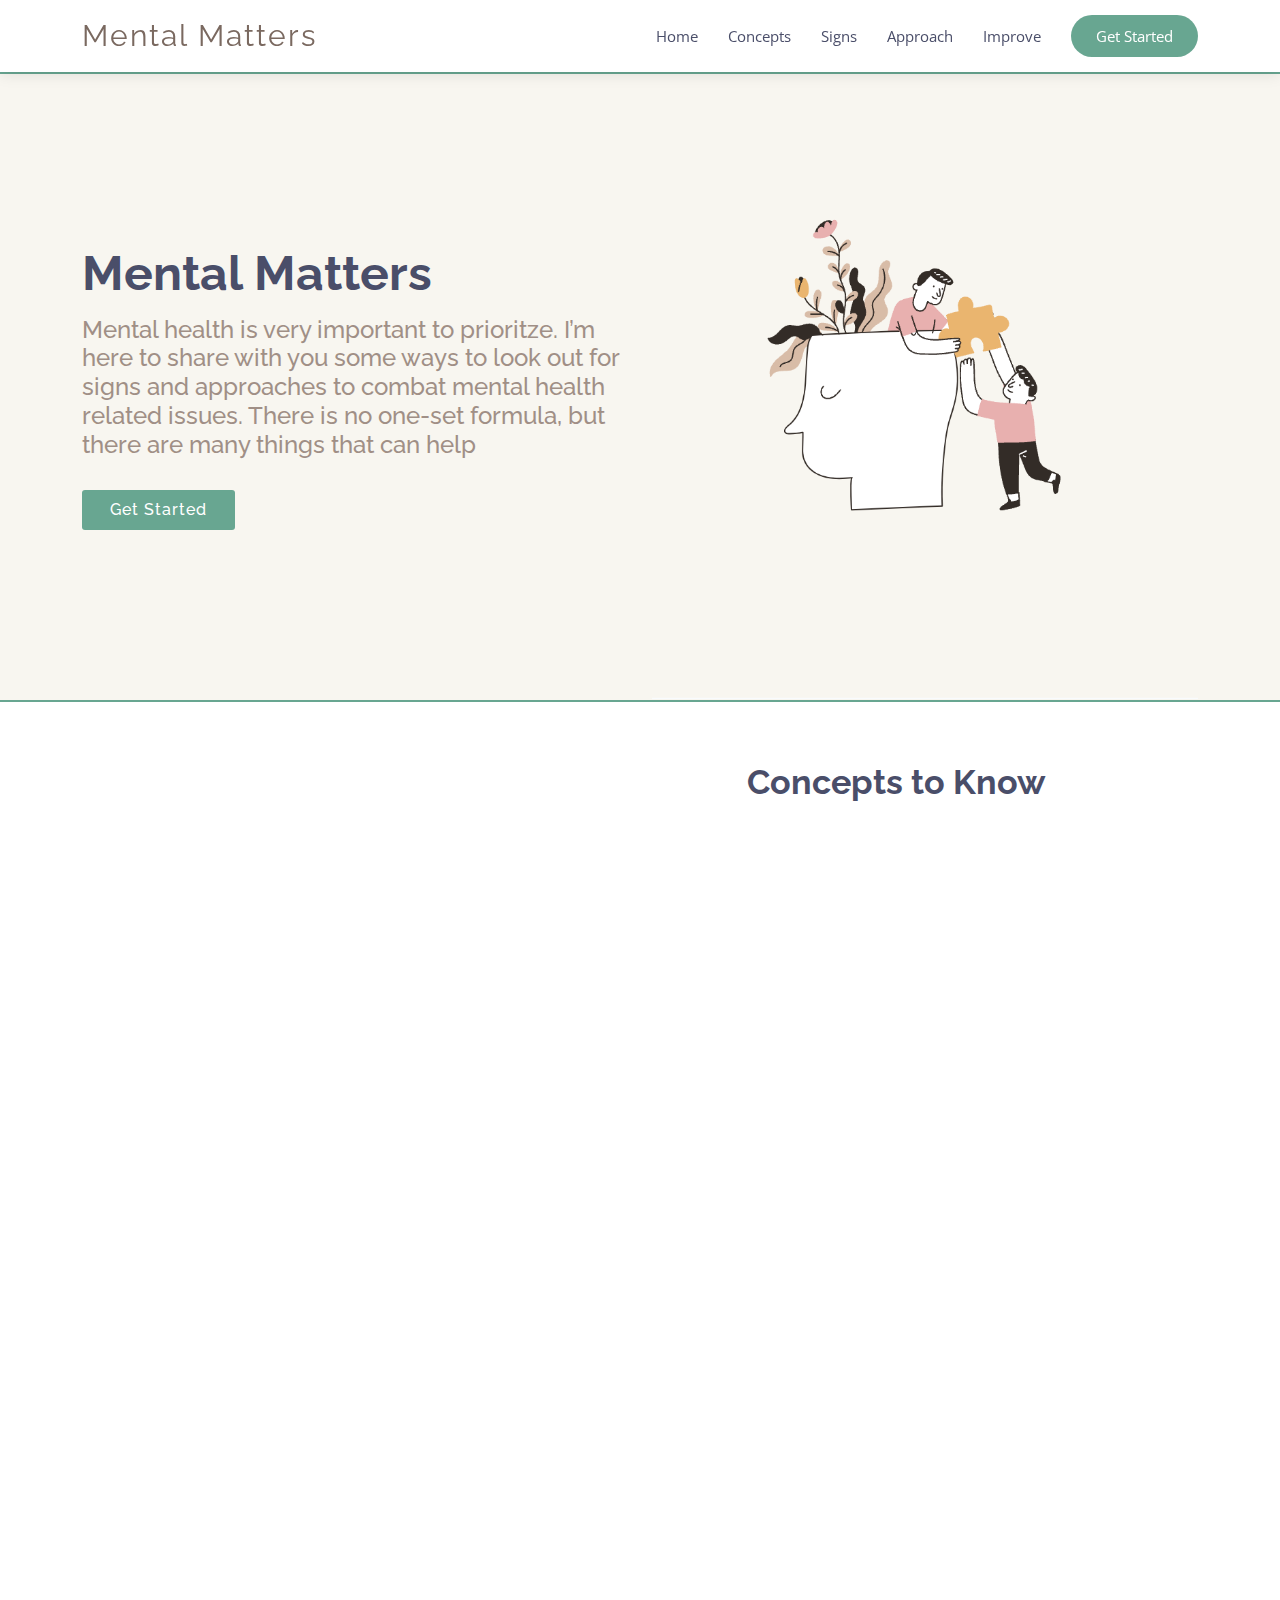
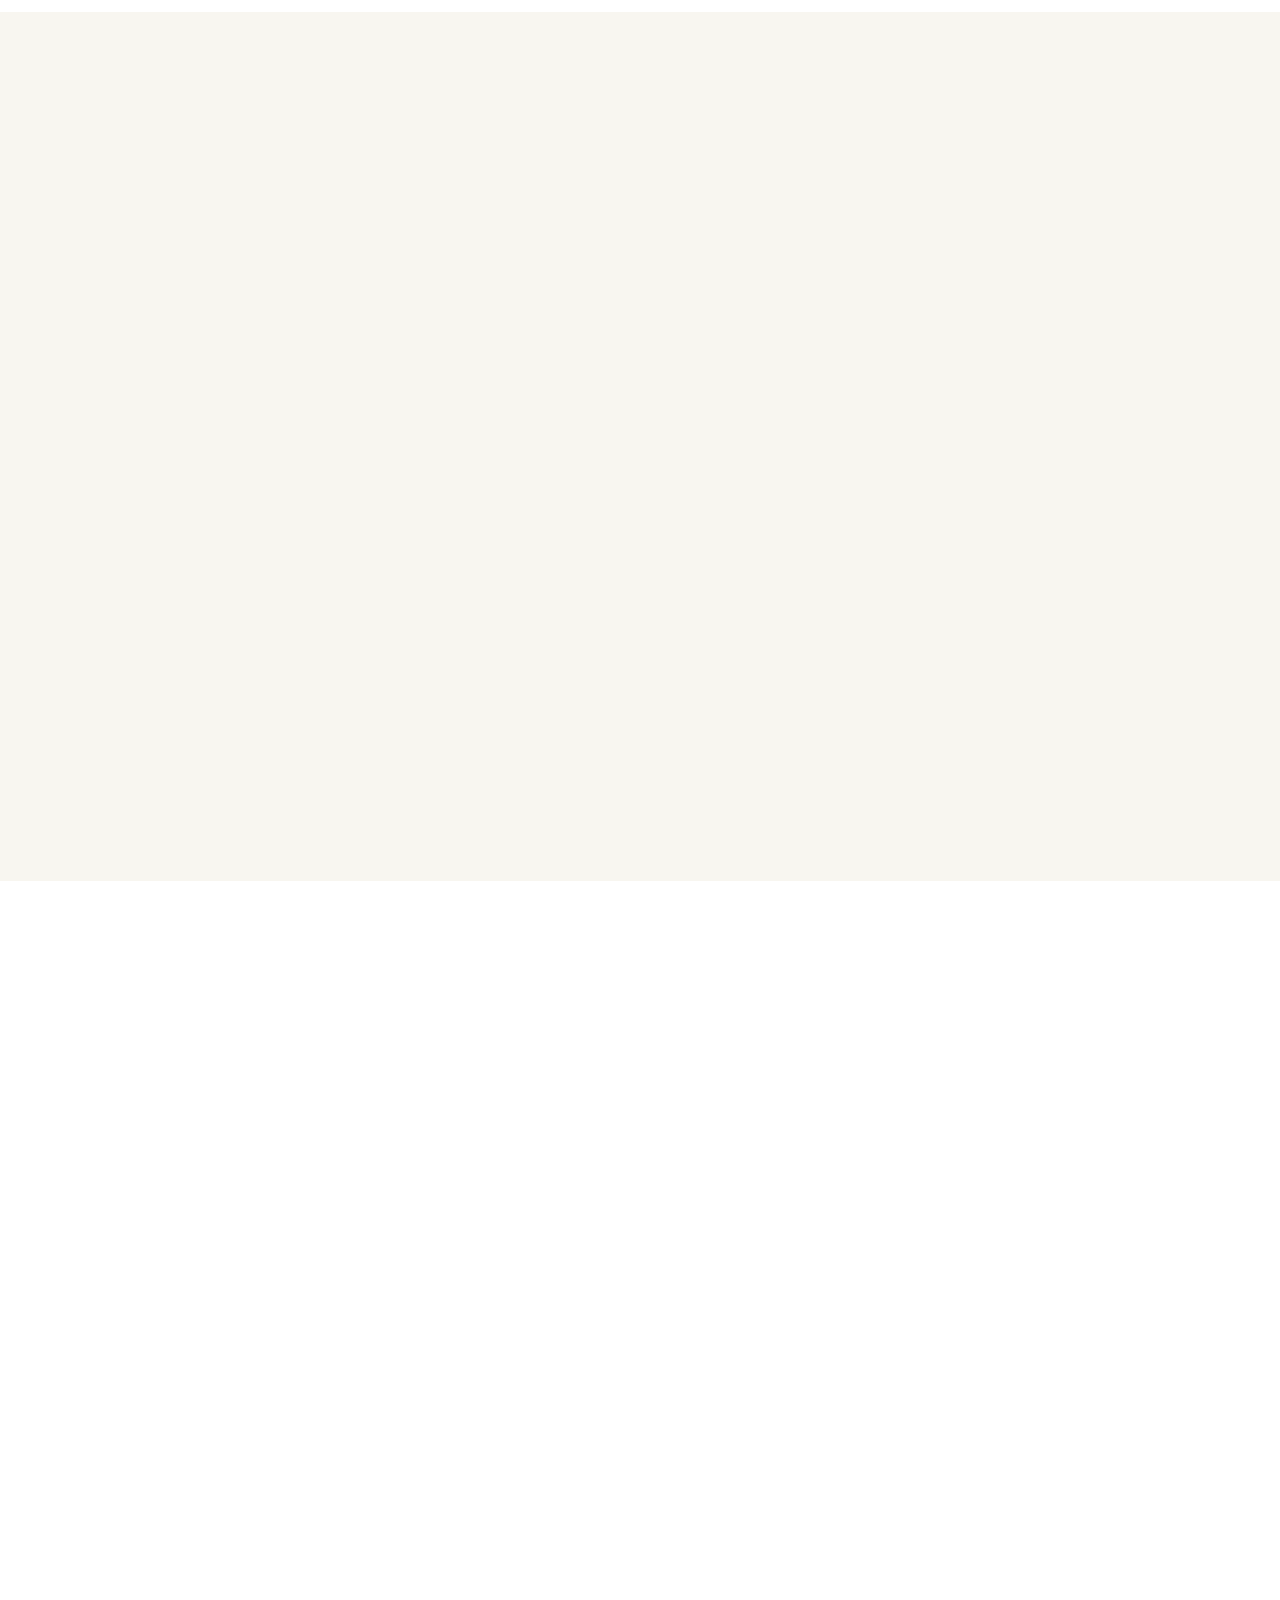
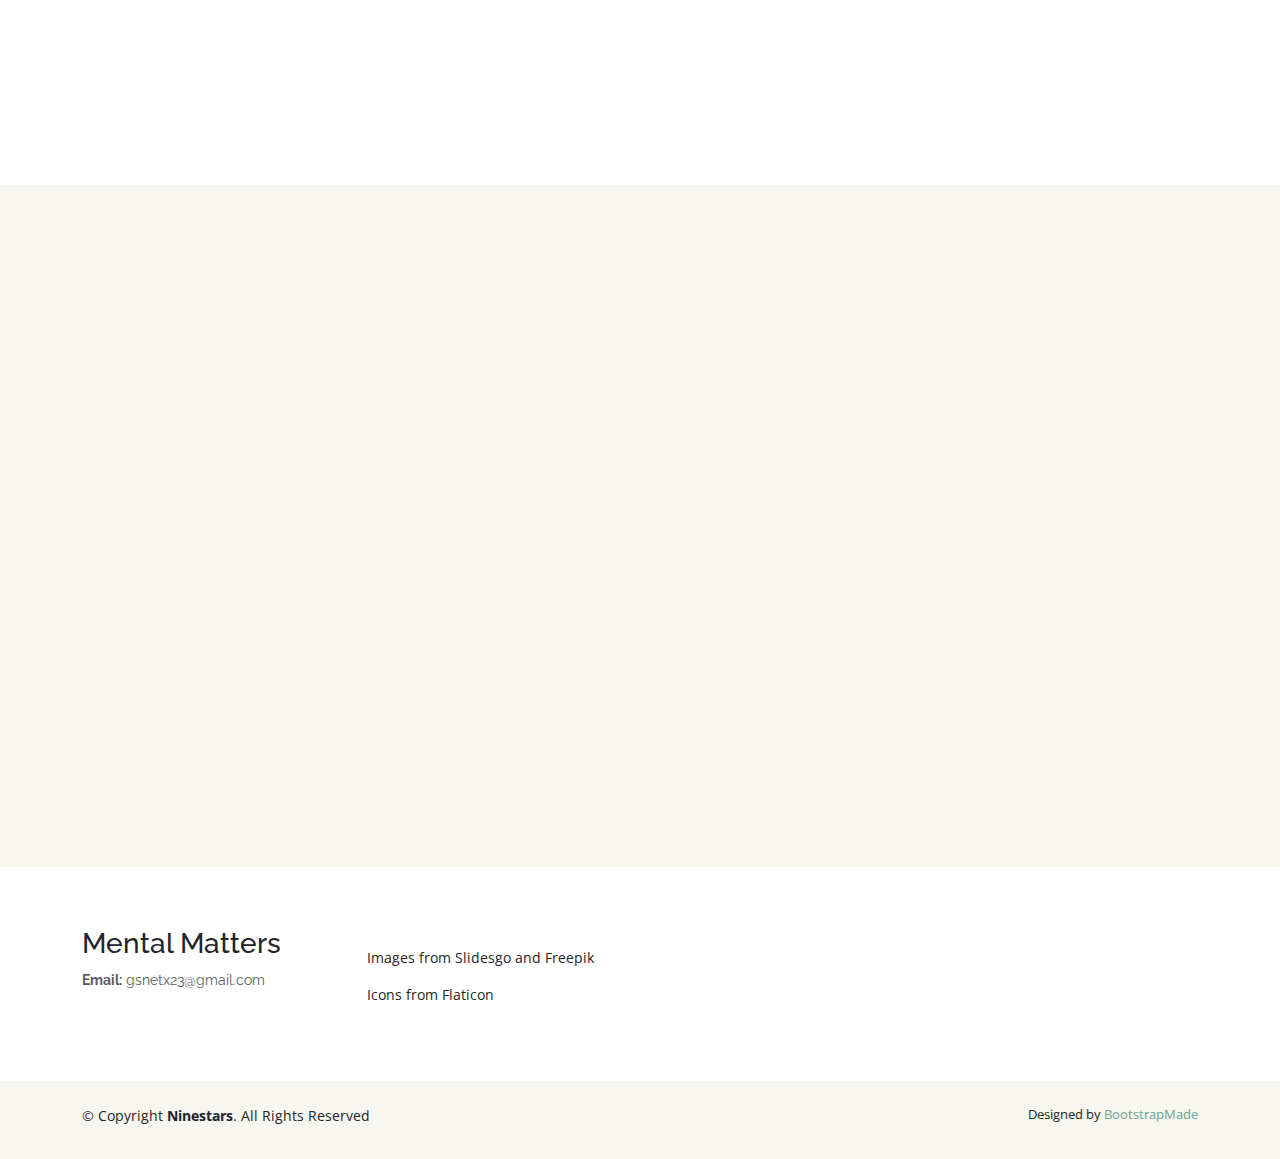
<file: index.html>
<!DOCTYPE html>
<html lang="en">

<head>
  <meta charset="utf-8">
  <meta content="width=device-width, initial-scale=1.0" name="viewport">

  <title>Mental Matters</title>
  <meta content="" name="description">
  <meta content="" name="keywords">

  <!-- Favicons -->
  <link href="assets/img/favicon.png" rel="icon">
  <link href="assets/img/apple-touch-icon.png" rel="apple-touch-icon">

  <!-- Google Fonts -->
  <link href="https://fonts.googleapis.com/css?family=Open+Sans:300,300i,400,400i,600,600i,700,700i|Raleway:300,300i,400,400i,600,600i,700,700i" rel="stylesheet">

  <!-- Vendor CSS Files -->
  <link href="assets/vendor/aos/aos.css" rel="stylesheet">
  <link href="assets/vendor/bootstrap/css/bootstrap.min.css" rel="stylesheet">
  <link href="assets/vendor/bootstrap-icons/bootstrap-icons.css" rel="stylesheet">
  <link href="assets/vendor/boxicons/css/boxicons.min.css" rel="stylesheet">
  <link href="assets/vendor/glightbox/css/glightbox.min.css" rel="stylesheet">
  <link href="assets/vendor/swiper/swiper-bundle.min.css" rel="stylesheet">

  <!-- Template Main CSS File -->
  <link href="assets/css/style.css" rel="stylesheet">

  <!-- =======================================================
  * Template Name: Ninestars
  * Updated: May 30 2023 with Bootstrap v5.3.0
  * Template URL: https://bootstrapmade.com/ninestars-free-bootstrap-3-theme-for-creative/
  * Author: BootstrapMade.com
  * License: https://bootstrapmade.com/license/
  ======================================================== -->
</head>

<body>

  <!-- ======= Header ======= -->
  <header id="header" class="fixed-top d-flex align-items-center">
    <div class="container d-flex align-items-center justify-content-between">

      <div class="logo">
        <h1 class="text-light"><a href="index.html"><span>Mental Matters</span></a></h1>
        <!-- Uncomment below if you prefer to use an image logo -->
        <!-- <a href="index.html"><img src="assets/img/logo.png" alt="" class="img-fluid"></a>-->
      </div>

      <nav id="navbar" class="navbar">
        <ul>
          <li><a class="nav-link scrollto active" href="#hero">Home</a></li>
          <li><a class="nav-link scrollto" href="#about">Concepts</a></li>
          <li><a class="nav-link scrollto" href="#services">Signs</a></li>
          <li><a class="nav-link scrollto" href="#portfolio">Approach</a></li>
          <li><a class="nav-link scrollto" href="#faq">Improve</a></li>
          <li><a class="getstarted scrollto" href="#about">Get Started</a></li>
        </ul>
        <i class="bi bi-list mobile-nav-toggle"></i>
      </nav><!-- .navbar -->

    </div>
  </header><!-- End Header -->

  <!-- ======= Hero Section ======= -->
  <section id="hero" class="d-flex align-items-center">

    <div class="container">
      <div class="row gy-4">
        <div class="col-lg-6 order-2 order-lg-1 d-flex flex-column justify-content-center">
          <h1>Mental Matters</h1>
          <h2>Mental health is very important to prioritze. I’m here to share with you some ways to look out for signs and approaches to combat mental health related issues. There is no one-set formula, but there are many things that can help</h2>
          <div>
            <a href="#about" class="btn-get-started scrollto">Get Started</a>
          </div>
        </div>
        <div class="col-lg-5 order-1 order-lg-2 hero-img mainPic">
          <img src="assets/img/main2.png" class="img-fluid animated" alt="">
        </div>
      </div>
    </div>

  </section><!-- End Hero -->

  <main id="main">

    <!-- ======= About Section ======= -->
    <section id="about" class="about">
      <div class="container">

        <div class="row justify-content-between">
          <div class="col-lg-5 d-flex align-items-center justify-content-center about-img">
            <img src="assets/img/concepts.png" class="img-fluid" alt="" data-aos="zoom-in">
          </div>
          <div class="col-lg-5 pt-5 pt-lg-0">
            <h3 data-aos="fade-up">Concepts to Know</h3>
            <p data-aos="fade-up" data-aos-delay="100">
              Mental health influences cognition, perception, and behavior. It affects how we think, feel, and act (emotional, psychological, and social decisions). Your mental health is a good indicator as to how you handle stress, empathize with others, and make healthy choices. Poor mental health and mental illness are often used interchangeable. However, this is a huge misconception as poor mental health does not mean mental illness. A person can experience poor mental health but not be diagnosed with a mental illness.
            </p>
            
            <br>
            <div class="row">
              <h3 data-aos="fade-up" data-aos-delay="200">Exhibit Self Awareness</h3>
              <div class="col-md-4" data-aos="fade-up" data-aos-delay="300">
               <!-- <i class="bx bx-receipt"></i> -->
                <h4>Emotional</h4>
                <p>How are you feeling? Are you engulfed with negative emotions?</p>
              </div>
              <div class="col-md-4" data-aos="fade-up" data-aos-delay="300">
                <!-- <i class="bx bx-cube-alt"></i> -->
                <h4>Social</h4>
                 <p>Do you see yourself isolating or limiting social interactions?</p>
                
              </div>
              <div class="col-md-4" data-aos="fade-up" data-aos-delay="300">
                <!-- <i class="bx bx-receipt"></i> -->
                <h4>Psychological</h4>
                <p>What are you thinking? Are you having dark or unconventional thoughts?</p>
                <br>
               </div>
            </div>
          </div>
          <div class ="col-lg-12 pt-5 pt-lg-0">
            <h3 data-aos="fade-up">What Can Cause Mental Illnesses?</h3>
            <div class="row">
              <div class="col-md-4" data-aos="fade-up" data-aos-delay="300">
                 <i class="bx bx-receipt"></i> 
                 <h4>Negative Thoughts</h4>
                 
               </div>
               <div class="col-md-4" data-aos="fade-up" data-aos-delay="300">
                  <i class="bx bx-cube-alt"></i> 
                 <h4>Stress</h4>
                
               </div>
               <div class="col-md-4" data-aos="fade-up" data-aos-delay="300">
                  <i class="bx bx-receipt"></i> 
                  <h4>Environment</h4>
                  
                </div>
                <div class="col-md-4" data-aos="fade-up" data-aos-delay="300">
                  <i class="bi bi-patch-minus"></i> 
                  <h4>Unhealthy Habits</h4>
                 
                </div>
                <div class="col-md-4" data-aos="fade-up" data-aos-delay="300">
                  <i class="bi bi-person"></i>
                  <h4>Genetics</h4>
                  
                </div>
                <div class="col-md-4" data-aos="fade-up" data-aos-delay="300">
                  <i class="bi bi-bandaid"></i>
                   <h4>Trauma</h4>
                  
            </div>
          </div>
        </div>

      </div>
    </section><!-- End About Section -->

    <!-- ======= Services Section ======= -->
    <section id="services" class="services section-bg">
      <div class="container" data-aos="fade-up">

        <div class="section-title">
          <h2>Signs to Look For</h2>
          <p>There are many behaviors in a person that can indicate a negative change in mental health for a person</p>
        </div>

        <div class="row">
          <div class="col-md-6 col-lg-3 d-flex align-items-stretch" data-aos="zoom-in" data-aos-delay="100">
            <div class="icon-box">
              <div class="icon"><i class="bx bxl-dribbble"></i></div>
              <h4 class="title"><a href="">Anxiety</a></h4>
              <p class="description">Have you been feeling anxious lately?</p>
            </div>
          </div>

          <div class="col-md-6 col-lg-3 d-flex align-items-stretch" data-aos="zoom-in" data-aos-delay="200">
            <div class="icon-box">
              <div class="icon"><i class="bx bx-file"></i></div>
              <h4 class="title"><a href="">Depression</a></h4>
              <p class="description">Do you often feel often feel alone or sad?</p>
            </div>
          </div>

          <div class="col-md-6 col-lg-3 d-flex align-items-stretch" data-aos="zoom-in" data-aos-delay="300">
            <div class="icon-box">
              <div class="icon"><i class="bx bx-tachometer"></i></div>
              <h4 class="title"><a href="">Feeling Down</a></h4>
              <p class="description">Have you been feeling low-energy lately?</p>
            </div>
          </div>

          <div class="col-md-6 col-lg-3 d-flex align-items-stretch" data-aos="zoom-in" data-aos-delay="400">
            <div class="icon-box">
              <div class="icon"><i class="bx bx-world"></i></div>
              <h4 class="title"><a href="">Self-Harm</a></h4>
              <p class="description">Have you thought about/done self harm?</p>
            </div>
          </div>

        </div>
        <div class="row">
          <div class="col">
            <!-- <div class="col-lg-4 pt-5 pt-lg-0"> -->
              <h3 data-aos="fade-up">Noticing Changes</h3>
              <p data-aos="fade-up" data-aos-delay="100">
                Here are some questins to get you to start thinking about your mental health and about the people around you!
              </p>
    
              
              <ul style="list-style-type: circle" data-aos="fade-up" data-aos-delay="200">
                <li>
                  Are their major behavioral changes?
                </li>
                <li>
                  Are their social interactions decreasing?
                </li>
                <li>
                  Have their eating habits changed?
                </li>
                <li>
                  Are they dressing differently?
                </li>
              </ul>
              <br>
            <!-- </div> -->
          </div>

          <div class="col">
            <!-- <div class="col-lg-4 pt-5 pt-lg-0"> -->
              <h4 data-aos="fade-up">Look at how others are functioning in school with their relationships, friends, and family. Notice any behaviors that are changing.</h4>
              <p data-aos="fade-up" data-aos-delay="100">
                If someone is...
              </p>
              <ul style="list-style-type: circle" data-aos="fade-up" data-aos-delay="200">
                <li>
                  starting to isolate
                </li>
                <li>
                  changing sleeping patterns
                </li>
                <li>
                  dressing differently
                </li>
                <li>
                  talking less
                </li>
                <li>
                  eating less or more than usual
                </li>
                <li>
                  acting out of character
                </li>
              </ul>
              <br>
            <!-- </div> -->
          </div>
        </div>
        
        
      </div>
    </section><!-- End Services Section -->

    <!-- ======= Portfolio Section ======= -->
    <section id="portfolio" class="portfolio">
      <div class="container" data-aos="fade-up">

        <div class="section-title">
          <h2>Approaching Others</h2>
          <p>There are many ways you can help others improve their mental health</p>
        </div>
        <div>
          <div class="row">
            <div class="col">
              <div class="col-lg-10 pt-5 pt-lg-0">
                <h3 data-aos="fade-up">What to Do?</h3>
                <p data-aos="fade-up" data-aos-delay="100">
                  <ul style="list-style-type: circle" data-aos="fade-up" data-aos-delay="200">
                    <li>
                      Avoid the “how are you” questions because often the response is “I’m fine” 
                    </li>
                    <li>
                      Instead sit down with them in private and say, “I noticed that (any change you seen in behavior).” Ex: “I noticed that you always come to school and get your work down, but lately I noticed that you are really sad and are hanging with different people.”
                    </li>
                    <li>
                      Show you care about them and ask if they need help
                    </li>
                    
                  </ul>
                </p>
                <br>
              </div>
              <div class="col-lg-10 pt-5 pt-lg-0">
                <h3 data-aos="fade-up">How to Approach Someone</h3>
                <p data-aos="fade-up" data-aos-delay="100">
                  <ul style="list-style-type: circle" data-aos="fade-up" data-aos-delay="200">
                    <li>
                      Be direct. Acknowledge how much they mean to you and inform them that anything you do is coming out of a place of love.
                    </li>
                    <li>
                      Describe what you noticed and say, "it is important to me that you are okay and let me know how I can help." If it is someone you are not close with, help get resources (guidance counselor) available for them and say, "I can walk with you to the counselor's office."​​
                    </li>
                    <li>
                      Let them know they are loved and cared about and that they don't need to go through this alone.
                    </li>
                    
                  </ul>
                </p>
                <br>
              </div>

            </div>
            <div class="col">
              <div class="col-lg-2 pt-5 pt-lg-0 approachingImg">
                <!-- <h3 data-aos="fade-up">What to Do?</h3> -->
                <p data-aos="fade-up" data-aos-delay="100">
                  <img src="assets/img/talking.png" class="img-fluid" alt="" data-aos="zoom-in">
            </div>
          </div>
          <div class="row">
           
          </div>
        </div>
      
    
      </div>
    </section><!-- End Portfolio Section -->

    <!-- ======= F.A.Q Section ======= -->
    <section id="faq" class="faq section-bg">
      <div class="container" data-aos="fade-up">

        <div class="section-title">
          <h2>Improve Your Mental Health</h2>
          <p>Here are a few ways you can improve your mental health and be healthy!</p>
        </div>

        <ul class="faq-list" data-aos="fade-up" data-aos-delay="100">
          <li>
            <div data-bs-toggle="collapse" href="#faq2" class="collapsed question">Talk to Others <i class="bi bi-chevron-down icon-show"></i><i class="bi bi-chevron-up icon-close"></i></div>
            <div id="faq2" class="collapse" data-bs-parent=".faq-list">
              <p>
                Being around people, having a conversation, just being present. Good and bad things happen in life and it is good to communicate your feelings and share those experiences with others. This can lighten the burden or prevent bad thoughts from being stuck in your head. You can talk with your friends and family, it does not have to be a professional. They can help increase your social support and share their perspective on your experiences. New perspectives can show there are more options for ourselves and explain what is in our control and what is not in our control.

              </p>
            </div>
          </li>

          <li>
            <div data-bs-toggle="collapse" class="collapsed question" href="#faq1">Mindfulness <i class="bi bi-chevron-down icon-show"></i><i class="bi bi-chevron-up icon-close"></i></div>
            <div id="faq1" class="collapse" data-bs-parent=".faq-list">
              <p>
                Apps, music, meditation, simply being still.
              </p>
            </div>
          </li>
          <li>
            <div data-bs-toggle="collapse" href="#faq4" class="collapsed question">Mental Health Apps <i class="bi bi-chevron-down icon-show"></i><i class="bi bi-chevron-up icon-close"></i></div>
            <div id="faq4" class="collapse" data-bs-parent=".faq-list">
              <p>
                There are many apps available with different types of services that can help improve your mental health. Here are a few great apps: 
                <br>
                Calm (Exercises for breathing, sleep, and mindfulness. Has sleep stories by Harry Styles and many other celebrities! Includes limited free version) 
                <br>
                TalkSpace (Access to medical staff 24/7. Best for people uncomfortable with or are unable to go to in person therapy sessions. Includes fees.)
              </p>
            </div>
          </li>
          
          <li>
            <div data-bs-toggle="collapse" href="#faq3" class="collapsed question">Be active <i class="bi bi-chevron-down icon-show"></i><i class="bi bi-chevron-up icon-close"></i></div>
            <div id="faq3" class="collapse" data-bs-parent=".faq-list">
              <p>
                Exercise, get out, lay on the grass.
              </p>
            </div>
          </li>

          <li>
            <div data-bs-toggle="collapse" href="#faq5" class="collapsed question">Create a Positivity Note Jar<i class="bi bi-chevron-down icon-show"></i><i class="bi bi-chevron-up icon-close"></i></div>
            <div id="faq5" class="collapse" data-bs-parent=".faq-list">
              <p>
                You can fill your jar with notes filled with things that have improved your mental health. For example, you can write, "took a walk" or "medicated in the morning." Or, everyday you can write a note filled with anything that made you happy. This can be an accomplishment like "I got on A on a test" or even something as simple as "I ate ice cream!"
              </p>
            </div>
          </li>

          <li>
            <div data-bs-toggle="collapse" href="#faq6" class="collapsed question">Make Fidget Toys <i class="bi bi-chevron-down icon-show"></i><i class="bi bi-chevron-up icon-close"></i></div>
            <div id="faq6" class="collapse" data-bs-parent=".faq-list">
              <p>
                Create stress balls (balloons filled with a mixture of baking soda and conditioner), play with a nut and bolt, or use fidget spinners.
              </p>
            </div>
          </li>

        </ul>

      </div>
    </section><!-- End F.A.Q Section -->

  </main><!-- End #main -->

  <!-- ======= Footer ======= -->
  <footer id="footer">

    <div class="footer-top">
      <div class="container">
        <div class="row">

          <div class="col-lg-3 col-md-6 footer-contact">
            <h3>Mental Matters</h3>
            <p>
              <strong>Email:</strong> gsnetx23@gmail.com<br>
            </p>
          </div>

          <div class="col-lg-3 col-md-6 footer-links">
            <h4></h4>
            <p>Images from Slidesgo and Freepik</p>
            <p>Icons from Flaticon</p>
          </div>

        </div>
      </div>
    </div>

    <div class="container py-4">
      <div class="copyright">
        &copy; Copyright <strong><span>Ninestars</span></strong>. All Rights Reserved
      </div>
      <div class="credits">
        <!-- All the links in the footer should remain intact. -->
        <!-- You can delete the links only if you purchased the pro version. -->
        <!-- Licensing information: https://bootstrapmade.com/license/ -->
        <!-- Purchase the pro version with working PHP/AJAX contact form: https://bootstrapmade.com/ninestars-free-bootstrap-3-theme-for-creative/ -->
        Designed by <a href="https://bootstrapmade.com/">BootstrapMade</a>
      </div>
    </div>
  </footer><!-- End Footer -->

  <a href="#" class="back-to-top d-flex align-items-center justify-content-center"><i class="bi bi-arrow-up-short"></i></a>

  <!-- Vendor JS Files -->
  <script src="assets/vendor/aos/aos.js"></script>
  <script src="assets/vendor/bootstrap/js/bootstrap.bundle.min.js"></script>
  <script src="assets/vendor/glightbox/js/glightbox.min.js"></script>
  <script src="assets/vendor/isotope-layout/isotope.pkgd.min.js"></script>
  <script src="assets/vendor/swiper/swiper-bundle.min.js"></script>
  <script src="assets/vendor/php-email-form/validate.js"></script>

  <!-- Template Main JS File -->
  <script src="assets/js/main.js"></script>

</body>

</html>
</file>
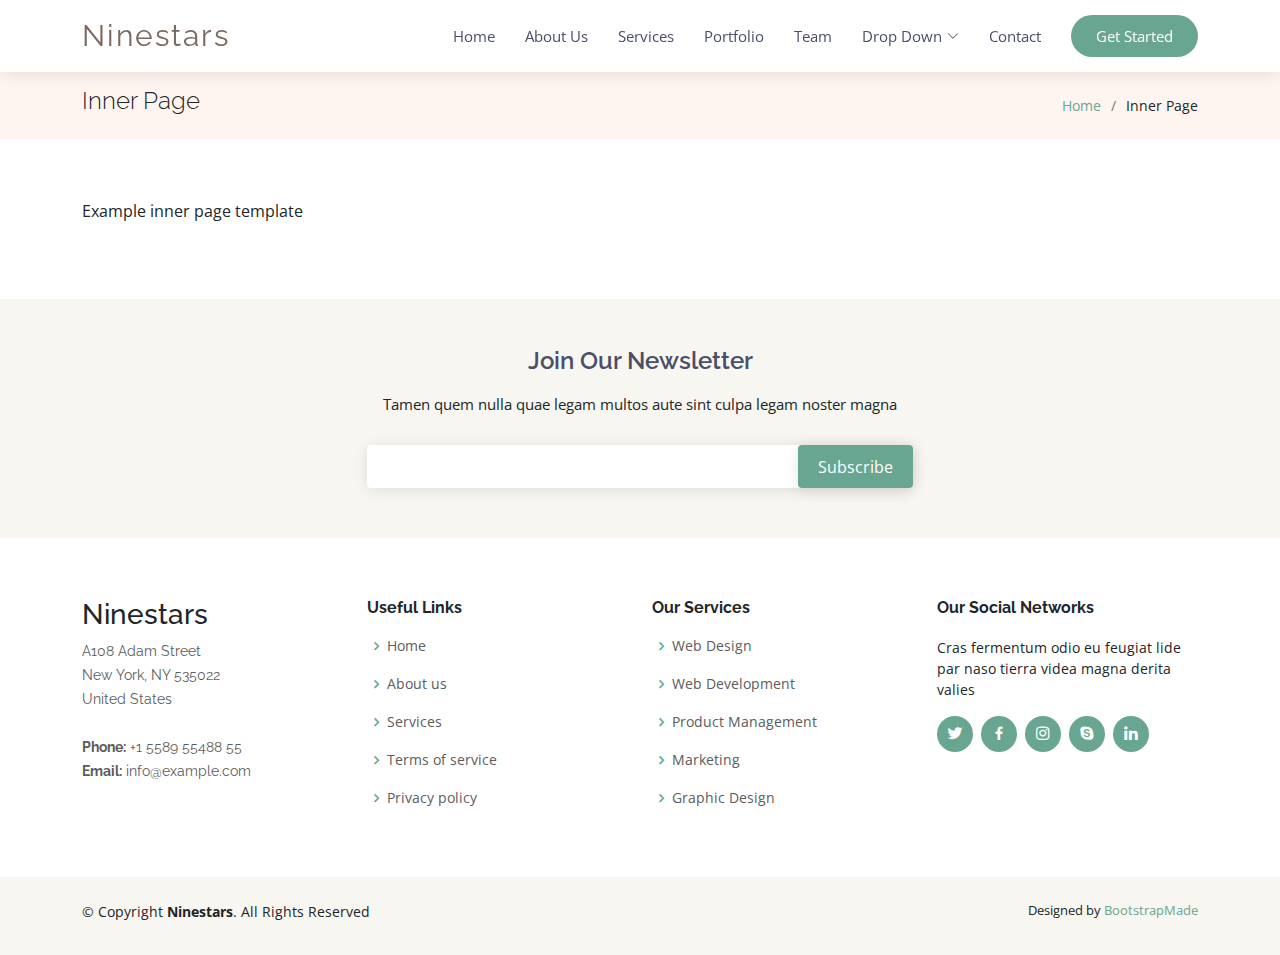
<file: inner-page.html>
<!DOCTYPE html>
<html lang="en">

<head>
  <meta charset="utf-8">
  <meta content="width=device-width, initial-scale=1.0" name="viewport">

  <title>Inner Page - Ninestars Bootstrap Template</title>
  <meta content="" name="description">
  <meta content="" name="keywords">

  <!-- Favicons -->
  <link href="assets/img/favicon.png" rel="icon">
  <link href="assets/img/apple-touch-icon.png" rel="apple-touch-icon">

  <!-- Google Fonts -->
  <link href="https://fonts.googleapis.com/css?family=Open+Sans:300,300i,400,400i,600,600i,700,700i|Raleway:300,300i,400,400i,600,600i,700,700i" rel="stylesheet">

  <!-- Vendor CSS Files -->
  <link href="assets/vendor/aos/aos.css" rel="stylesheet">
  <link href="assets/vendor/bootstrap/css/bootstrap.min.css" rel="stylesheet">
  <link href="assets/vendor/bootstrap-icons/bootstrap-icons.css" rel="stylesheet">
  <link href="assets/vendor/boxicons/css/boxicons.min.css" rel="stylesheet">
  <link href="assets/vendor/glightbox/css/glightbox.min.css" rel="stylesheet">
  <link href="assets/vendor/swiper/swiper-bundle.min.css" rel="stylesheet">

  <!-- Template Main CSS File -->
  <link href="assets/css/style.css" rel="stylesheet">

  <!-- =======================================================
  * Template Name: Ninestars
  * Updated: May 30 2023 with Bootstrap v5.3.0
  * Template URL: https://bootstrapmade.com/ninestars-free-bootstrap-3-theme-for-creative/
  * Author: BootstrapMade.com
  * License: https://bootstrapmade.com/license/
  ======================================================== -->
</head>

<body>

  <!-- ======= Header ======= -->
  <header id="header" class="fixed-top d-flex align-items-center">
    <div class="container d-flex align-items-center justify-content-between">

      <div class="logo">
        <h1 class="text-light"><a href="index.html"><span>Ninestars</span></a></h1>
        <!-- Uncomment below if you prefer to use an image logo -->
        <!-- <a href="index.html"><img src="assets/img/logo.png" alt="" class="img-fluid"></a>-->
      </div>

      <nav id="navbar" class="navbar">
        <ul>
          <li><a class="nav-link scrollto " href="#hero">Home</a></li>
          <li><a class="nav-link scrollto" href="#about">About Us</a></li>
          <li><a class="nav-link scrollto" href="#services">Services</a></li>
          <li><a class="nav-link scrollto" href="#portfolio">Portfolio</a></li>
          <li><a class="nav-link scrollto" href="#team">Team</a></li>
          <li class="dropdown"><a href="#"><span>Drop Down</span> <i class="bi bi-chevron-down"></i></a>
            <ul>
              <li><a href="#">Drop Down 1</a></li>
              <li class="dropdown"><a href="#"><span>Deep Drop Down</span> <i class="bi bi-chevron-right"></i></a>
                <ul>
                  <li><a href="#">Deep Drop Down 1</a></li>
                  <li><a href="#">Deep Drop Down 2</a></li>
                  <li><a href="#">Deep Drop Down 3</a></li>
                  <li><a href="#">Deep Drop Down 4</a></li>
                  <li><a href="#">Deep Drop Down 5</a></li>
                </ul>
              </li>
              <li><a href="#">Drop Down 2</a></li>
              <li><a href="#">Drop Down 3</a></li>
              <li><a href="#">Drop Down 4</a></li>
            </ul>
          </li>
          <li><a class="nav-link scrollto" href="#contact">Contact</a></li>
          <li><a class="getstarted scrollto" href="#about">Get Started</a></li>
        </ul>
        <i class="bi bi-list mobile-nav-toggle"></i>
      </nav><!-- .navbar -->

    </div>
  </header><!-- End Header -->

  <main id="main">

    <!-- ======= Breadcrumbs Section ======= -->
    <section class="breadcrumbs">
      <div class="container">

        <div class="d-flex justify-content-between align-items-center">
          <h2>Inner Page</h2>
          <ol>
            <li><a href="index.html">Home</a></li>
            <li>Inner Page</li>
          </ol>
        </div>

      </div>
    </section><!-- End Breadcrumbs Section -->

    <section class="inner-page">
      <div class="container">
        <p>
          Example inner page template
        </p>
      </div>
    </section>

  </main><!-- End #main -->

  <!-- ======= Footer ======= -->
  <footer id="footer">

    <div class="footer-newsletter">
      <div class="container">
        <div class="row justify-content-center">
          <div class="col-lg-6">
            <h4>Join Our Newsletter</h4>
            <p>Tamen quem nulla quae legam multos aute sint culpa legam noster magna</p>
            <form action="" method="post">
              <input type="email" name="email"><input type="submit" value="Subscribe">
            </form>
          </div>
        </div>
      </div>
    </div>

    <div class="footer-top">
      <div class="container">
        <div class="row">

          <div class="col-lg-3 col-md-6 footer-contact">
            <h3>Ninestars</h3>
            <p>
              A108 Adam Street <br>
              New York, NY 535022<br>
              United States <br><br>
              <strong>Phone:</strong> +1 5589 55488 55<br>
              <strong>Email:</strong> info@example.com<br>
            </p>
          </div>

          <div class="col-lg-3 col-md-6 footer-links">
            <h4>Useful Links</h4>
            <ul>
              <li><i class="bx bx-chevron-right"></i> <a href="#">Home</a></li>
              <li><i class="bx bx-chevron-right"></i> <a href="#">About us</a></li>
              <li><i class="bx bx-chevron-right"></i> <a href="#">Services</a></li>
              <li><i class="bx bx-chevron-right"></i> <a href="#">Terms of service</a></li>
              <li><i class="bx bx-chevron-right"></i> <a href="#">Privacy policy</a></li>
            </ul>
          </div>

          <div class="col-lg-3 col-md-6 footer-links">
            <h4>Our Services</h4>
            <ul>
              <li><i class="bx bx-chevron-right"></i> <a href="#">Web Design</a></li>
              <li><i class="bx bx-chevron-right"></i> <a href="#">Web Development</a></li>
              <li><i class="bx bx-chevron-right"></i> <a href="#">Product Management</a></li>
              <li><i class="bx bx-chevron-right"></i> <a href="#">Marketing</a></li>
              <li><i class="bx bx-chevron-right"></i> <a href="#">Graphic Design</a></li>
            </ul>
          </div>

          <div class="col-lg-3 col-md-6 footer-links">
            <h4>Our Social Networks</h4>
            <p>Cras fermentum odio eu feugiat lide par naso tierra videa magna derita valies</p>
            <div class="social-links mt-3">
              <a href="#" class="twitter"><i class="bx bxl-twitter"></i></a>
              <a href="#" class="facebook"><i class="bx bxl-facebook"></i></a>
              <a href="#" class="instagram"><i class="bx bxl-instagram"></i></a>
              <a href="#" class="google-plus"><i class="bx bxl-skype"></i></a>
              <a href="#" class="linkedin"><i class="bx bxl-linkedin"></i></a>
            </div>
          </div>

        </div>
      </div>
    </div>

    <div class="container py-4">
      <div class="copyright">
        &copy; Copyright <strong><span>Ninestars</span></strong>. All Rights Reserved
      </div>
      <div class="credits">
        <!-- All the links in the footer should remain intact. -->
        <!-- You can delete the links only if you purchased the pro version. -->
        <!-- Licensing information: https://bootstrapmade.com/license/ -->
        <!-- Purchase the pro version with working PHP/AJAX contact form: https://bootstrapmade.com/ninestars-free-bootstrap-3-theme-for-creative/ -->
        Designed by <a href="https://bootstrapmade.com/">BootstrapMade</a>
      </div>
    </div>
  </footer><!-- End Footer -->

  <a href="#" class="back-to-top d-flex align-items-center justify-content-center"><i class="bi bi-arrow-up-short"></i></a>

  <!-- Vendor JS Files -->
  <script src="assets/vendor/aos/aos.js"></script>
  <script src="assets/vendor/bootstrap/js/bootstrap.bundle.min.js"></script>
  <script src="assets/vendor/glightbox/js/glightbox.min.js"></script>
  <script src="assets/vendor/isotope-layout/isotope.pkgd.min.js"></script>
  <script src="assets/vendor/swiper/swiper-bundle.min.js"></script>
  <script src="assets/vendor/php-email-form/validate.js"></script>

  <!-- Template Main JS File -->
  <script src="assets/js/main.js"></script>

</body>

</html>
</file>
<file: assets/css/style.css>
/**
* Template Name: Ninestars
* Updated: May 30 2023 with Bootstrap v5.3.0
* Template URL: https://bootstrapmade.com/ninestars-free-bootstrap-3-theme-for-creative/
* Author: BootstrapMade.com
* License: https://bootstrapmade.com/license/
*/

/*--------------------------------------------------------------
# General
--------------------------------------------------------------*/
body {
  font-family: "Open Sans", sans-serif;
  color: #212529;
}

a {
  color: #68A691;
  text-decoration: none;
}

a:hover {
  color: #4A4E69;
  text-decoration: none;
}

h1,
h2,
h3,
h4,
h5,
h6,
.font-primary {
  font-family: "Raleway", sans-serif;
}

/*--------------------------------------------------------------
# Back to top button
--------------------------------------------------------------*/
.back-to-top {
  position: fixed;
  visibility: hidden;
  opacity: 0;
  right: 15px;
  bottom: 15px;
  z-index: 99999;
  background: #68A691;
  width: 40px;
  height: 40px;
  border-radius: 4px;
  transition: all 0.4s;
}

.back-to-top i {
  font-size: 24px;
  color: #fff;
  line-height: 0;
}

.back-to-top:hover {
  background: #4A4E69;
  color: #fff;
}

.back-to-top.active {
  visibility: visible;
  opacity: 1;
}

/*--------------------------------------------------------------
# Disable aos animation delay on mobile devices
--------------------------------------------------------------*/
@media screen and (max-width: 768px) {
  [data-aos-delay] {
    transition-delay: 0 !important;
  }
}

/*--------------------------------------------------------------
# Header
--------------------------------------------------------------*/
#header {
  height: 72px;
  transition: all 0.5s;
  z-index: 997;
  transition: all 0.5s;
  background: #fff;
  box-shadow: 0px 2px 15px rgba(0, 0, 0, 0.1);
}

#header .logo h1 {
  font-size: 30px;
  margin: 0;
  line-height: 1;
  font-weight: 400;
  letter-spacing: 2px;
}

#header .logo h1 a,
#header .logo h1 a:hover {
  color: #7a6960;
  text-decoration: none;
}

#header .logo img {
  padding: 0;
  margin: 0;
  max-height: 40px;
}

#main {
  margin-top: 72px;
}

/*--------------------------------------------------------------
# Navigation Menu
--------------------------------------------------------------*/
/**
* Desktop Navigation 
*/
.navbar {
  padding: 0;
}

.navbar ul {
  margin: 0;
  padding: 0;
  display: flex;
  list-style: none;
  align-items: center;
}

.navbar li {
  position: relative;
}

.navbar a,
.navbar a:focus {
  display: flex;
  align-items: center;
  justify-content: space-between;
  padding: 10px 0 10px 30px;
  font-size: 15px;
  color: #4A4E69;
  white-space: nowrap;
  transition: 0.3s;
}

.navbar a i,
.navbar a:focus i {
  font-size: 12px;
  line-height: 0;
  margin-left: 5px;
}

.navbar a:hover,
.navbar .active,
.navbar .active:focus,
.navbar li:hover>a {
  color: #4A4E69;
}

.navbar .getstarted,
.navbar .getstarted:focus {
  background: #68A691;
  color: #fff;
  padding: 10px 25px;
  margin-left: 30px;
  border-radius: 50px;
}

.navbar .getstarted:hover,
.navbar .getstarted:focus:hover {
  color: #fff;
  background: #4A4E69;
}

.navbar .dropdown ul {
  display: block;
  position: absolute;
  left: 14px;
  top: calc(100% + 30px);
  margin: 0;
  padding: 10px 0;
  z-index: 99;
  opacity: 0;
  visibility: hidden;
  background: #fff;
  box-shadow: 0px 0px 30px rgba(127, 137, 161, 0.25);
  transition: 0.3s;
}

.navbar .dropdown ul li {
  min-width: 200px;
}

.navbar .dropdown ul a {
  padding: 10px 20px;
  font-size: 15px;
  text-transform: none;
}

.navbar .dropdown ul a i {
  font-size: 12px;
}

.navbar .dropdown ul a:hover,
.navbar .dropdown ul .active:hover,
.navbar .dropdown ul li:hover>a {
  color: #4A4E69;
}

.navbar .dropdown:hover>ul {
  opacity: 1;
  top: 100%;
  visibility: visible;
}

.navbar .dropdown .dropdown ul {
  top: 0;
  left: calc(100% - 30px);
  visibility: hidden;
}

.navbar .dropdown .dropdown:hover>ul {
  opacity: 1;
  top: 0;
  left: 100%;
  visibility: visible;
}

@media (max-width: 1366px) {
  .navbar .dropdown .dropdown ul {
    left: -90%;
  }

  .navbar .dropdown .dropdown:hover>ul {
    left: -100%;
  }
}

/**
* Mobile Navigation 
*/
.mobile-nav-toggle {
  color: #7a6960;
  font-size: 28px;
  cursor: pointer;
  display: none;
  line-height: 0;
  transition: 0.5s;
}

.mobile-nav-toggle.bi-x {
  color: #fff;
}

@media (max-width: 991px) {
  .mobile-nav-toggle {
    display: block;
  }

  .navbar ul {
    display: none;
  }
}

.navbar-mobile {
  position: fixed;
  overflow: hidden;
  top: 0;
  right: 0;
  left: 0;
  bottom: 0;
  background: rgba(78, 64, 57, 0.9);
  transition: 0.3s;
}

.navbar-mobile .mobile-nav-toggle {
  position: absolute;
  top: 15px;
  right: 15px;
}

.navbar-mobile ul {
  display: block;
  position: absolute;
  top: 55px;
  right: 15px;
  bottom: 15px;
  left: 15px;
  padding: 10px 0;
  background-color: #fff;
  overflow-y: auto;
  transition: 0.3s;
}

.navbar-mobile a,
.navbar-mobile a:focus {
  padding: 10px 20px;
  font-size: 15px;
  color: #7a6960;
}

.navbar-mobile a:hover,
.navbar-mobile .active,
.navbar-mobile li:hover>a {
  color: #4A4E69;
}

.navbar-mobile .getstarted,
.navbar-mobile .getstarted:focus {
  margin: 15px;
}

.navbar-mobile .dropdown ul {
  position: static;
  display: none;
  margin: 10px 20px;
  padding: 10px 0;
  z-index: 99;
  opacity: 1;
  visibility: visible;
  background: #fff;
  box-shadow: 0px 0px 30px rgba(127, 137, 161, 0.25);
}

.navbar-mobile .dropdown ul li {
  min-width: 200px;
}

.navbar-mobile .dropdown ul a {
  padding: 10px 20px;
}

.navbar-mobile .dropdown ul a i {
  font-size: 12px;
}

.navbar-mobile .dropdown ul a:hover,
.navbar-mobile .dropdown ul .active:hover,
.navbar-mobile .dropdown ul li:hover>a {
  color: #4A4E69;
}

.navbar-mobile .dropdown>.dropdown-active {
  display: block;
}

/*--------------------------------------------------------------
# Hero Section
--------------------------------------------------------------*/
#hero {
  width: 100%;
  height: 70vh;
  background: #f8f6f0;
  border-bottom: 2px solid #68A691;
  border-top: 2px solid #68A691;
  
  margin: 72px 0 -72px 0;
}

#hero h1 {
  margin: 0;
  font-size: 48px;
  font-weight: 700;
  line-height: 56px;
  color: #4A4E69;
}

#hero h2 {
  color: #a08f86;
  margin: 15px 0 0 0;
  font-size: 24px;
}

#hero .btn-get-started {
  font-family: "Raleway", sans-serif;
  font-weight: 500;
  font-size: 16px;
  letter-spacing: 1px;
  display: inline-block;
  padding: 8px 28px;
  border-radius: 3px;
  transition: 0.5s;
  margin-top: 30px;
  color: #fff;
  background: #68A691;
}

#hero .btn-get-started:hover {
  background: #4A4E69;
}

#hero .animated {
  animation: up-down 2s ease-in-out infinite alternate-reverse both;
}

@media (max-width: 991px) {
  #hero {
    height: calc(100vh - 72px);
  }

  #hero .animated {
    animation: none;
  }

  #hero {
    text-align: center;
  }

  #hero img {
    width: 10%;
    height: 20%;
    padding-top: 10%
  }
}

.mainPic{
  width: 50%;
  height: 10%;
}

@media (max-width: 768px) {
  #hero h1 {
    font-size: 28px;
    line-height: 36px;
  }

  #hero h2 {
    font-size: 18px;
    line-height: 24px;
  }

  #hero img {
    width: 40%;
  }
}

@media (max-width: 575px) {
  #hero img {
    width: 40%;
  }
}

@media (max-height: 600px) {
  #hero {
    height: 40%;
  }
}

@keyframes up-down {
  0% {
    transform: translateY(10px);
  }

  100% {
    transform: translateY(-10px);
  }
}

/*--------------------------------------------------------------
# Sections General
--------------------------------------------------------------*/
section {
  padding: 60px 0;
  overflow: hidden;
}

.section-bg {
  background-color: #f8f6f0;
}

.section-title {
  text-align: center;
  padding-bottom: 30px;
}

.section-title h2 {
  font-size: 24px;
  font-weight: 700;
  padding-bottom: 0;
  line-height: 1px;
  margin-bottom: 15px;
  color: #c2b7b1;
}

.section-title p {
  padding-bottom: 15px;
  margin-bottom: 15px;
  position: relative;
  font-size: 32px;
  font-weight: 700;
  color: #4A4E69;
}

.section-title p::after {
  content: "";
  position: absolute;
  display: block;
  width: 60px;
  height: 2px;
  background: #68A691;
  bottom: 0;
  left: calc(50% - 30px);
}

/*--------------------------------------------------------------
# Breadcrumbs
--------------------------------------------------------------*/
.breadcrumbs {
  padding: 15px 0;
  background-color: #fef5f1;
  min-height: 40px;
}

.breadcrumbs h2 {
  font-size: 24px;
  font-weight: 300;
}

.breadcrumbs ol {
  display: flex;
  flex-wrap: wrap;
  list-style: none;
  padding: 0;
  margin: 0;
  font-size: 14px;
}

.breadcrumbs ol li+li {
  padding-left: 10px;
}

.breadcrumbs ol li+li::before {
  display: inline-block;
  padding-right: 10px;
  color: #6c757d;
  content: "/";
}

@media (max-width: 768px) {
  .breadcrumbs .d-flex {
    display: block !important;
  }

  .breadcrumbs ol {
    display: block;
  }

  .breadcrumbs ol li {
    display: inline-block;
  }
}

/*--------------------------------------------------------------
# About
--------------------------------------------------------------*/
.about h3 {
  font-weight: 700;
  font-size: 34px;
  color: #4A4E69;
}

.about h4 {
  font-size: 20px;
  font-weight: 700;
  margin-top: 5px;
  color: #7a6960;
}

.about i {
  font-size: 48px;
  margin-top: 15px;
  color: #68A691;
}

.about p {
  font-size: 15px;
  color: #5a6570;
}

@media (max-width: 991px) {
  .about .about-img img {
    max-width: 70%;
  }
}

@media (max-width: 767px) {
  .about .about-img img {
    max-width: 90%;
  }
}

/*--------------------------------------------------------------
# Services
--------------------------------------------------------------*/
.services .icon-box {
  padding: 30px;
  position: relative;
  overflow: hidden;
  margin: 0 0 40px 0;
  background: #fff;
  box-shadow: 0 10px 29px 0 rgba(68, 88, 144, 0.1);
  transition: all 0.3s ease-in-out;
  border-radius: 15px;
  text-align: center;
  border-bottom: 3px solid #fff;
}

.services .icon-box:hover {
  transform: translateY(-5px);
  border-color: #4A4E69;
}

.services .icon i {
  font-size: 48px;
  line-height: 1;
  margin-bottom: 15px;
  color: #68A691;
}

.services .title {
  font-weight: 700;
  margin-bottom: 15px;
  font-size: 18px;
}

.services .title a {
  color: #111;
}

.services .description {
  font-size: 15px;
  line-height: 28px;
  margin-bottom: 0;
}

/*--------------------------------------------------------------
# Portfolio
--------------------------------------------------------------*/
.portfolio .portfolio-item {
  margin-bottom: 30px;
}

.portfolio #portfolio-flters {
  padding: 0;
  margin: 0 0 35px 0;
  list-style: none;
  text-align: center;
}

.portfolio #portfolio-flters li {
  cursor: pointer;
  margin: 0 15px 15px 0;
  display: inline-block;
  padding: 5px;
  font-size: 16px;
  font-weight: 600;
  line-height: 20px;
  color: #212529;
  margin-bottom: 5px;
  transition: all 0.3s ease-in-out;
}

.portfolio #portfolio-flters li:hover,
.portfolio #portfolio-flters li.filter-active {
  color: #4A4E69;
}

.portfolio #portfolio-flters li:last-child {
  margin-right: 0;
}

.portfolio .portfolio-wrap {
  transition: 0.3s;
  position: relative;
  overflow: hidden;
  border-radius: 8px;
  z-index: 1;
}

.portfolio .portfolio-wrap::before {
  content: "";
  background: rgba(122, 105, 96, 0.6);
  position: absolute;
  left: 100%;
  right: 0;
  top: 0;
  bottom: 0;
  transition: all ease-in-out 0.3s;
  z-index: 2;
}

.portfolio .portfolio-wrap img {
  transition: 0.3s;
  position: relative;
  z-index: 1;
}

.portfolio .portfolio-wrap .portfolio-links {
  opacity: 0;
  left: 0;
  right: 0;
  top: calc(50% - 32px);
  text-align: center;
  z-index: 3;
  position: absolute;
  transition: all ease-in-out 0.3s;
}

.portfolio .portfolio-wrap .portfolio-links a {
  color: #68A691;
  margin: 0 4px;
  line-height: 0;
  background-color: #fff;
  padding-top: 6px;
  padding-right: 1px;
  border-radius: 50px;
  text-align: center;
  width: 32px;
  height: 32px;
  display: inline-block;
  transition: 0.3s;
}

.portfolio .portfolio-wrap .portfolio-links a i {
  line-height: 0;
  font-size: 20px;
}

.portfolio .portfolio-wrap .portfolio-links a:hover {
  background: #4A4E69;
  color: #fff;
}

.portfolio .portfolio-wrap .portfolio-info {
  opacity: 0;
  position: absolute;
  bottom: -20px;
  left: 0;
  right: 0;
  text-align: center;
  z-index: 3;
  transition: all ease-in-out 0.3s;
}

.portfolio .portfolio-wrap .portfolio-info h4 {
  font-size: 20px;
  color: #fff;
  font-weight: 600;
}

.portfolio .portfolio-wrap .portfolio-info p {
  color: #ffffff;
  font-size: 14px;
  text-transform: uppercase;
}

.portfolio .portfolio-wrap:hover::before {
  left: 0;
}

.portfolio .portfolio-wrap:hover .portfolio-links {
  opacity: 1;
  top: calc(50% - 16px);
}

.portfolio .portfolio-wrap:hover .portfolio-info {
  opacity: 1;
  bottom: 0;
}

.approachingImg{
  float: right;
  width: 75%;
  height: 35%;
  margin-right: 12%;
  margin-top: 15%;
}

/*--------------------------------------------------------------
# Portfolio Details
--------------------------------------------------------------*/
.portfolio-details {
  padding-top: 40px;
}

.portfolio-details .portfolio-details-slider img {
  width: 100%;
}

.portfolio-details .portfolio-details-slider .swiper-pagination {
  margin-top: 20px;
  position: relative;
}

.portfolio-details .portfolio-details-slider .swiper-pagination .swiper-pagination-bullet {
  width: 12px;
  height: 12px;
  background-color: #fff;
  opacity: 1;
  border: 1px solid #68A691;
}

.portfolio-details .portfolio-details-slider .swiper-pagination .swiper-pagination-bullet-active {
  background-color: #68A691;
}

.portfolio-details .portfolio-info {
  padding: 30px;
  box-shadow: 0px 0 30px rgba(122, 105, 96, 0.08);
}

.portfolio-details .portfolio-info h3 {
  font-size: 22px;
  font-weight: 700;
  margin-bottom: 20px;
  padding-bottom: 20px;
  border-bottom: 1px solid #eee;
}

.portfolio-details .portfolio-info ul {
  list-style: none;
  padding: 0;
  font-size: 15px;
}

.portfolio-details .portfolio-info ul li+li {
  margin-top: 10px;
}

.portfolio-details .portfolio-description {
  padding-top: 30px;
}

.portfolio-details .portfolio-description h2 {
  font-size: 26px;
  font-weight: 700;
  margin-bottom: 20px;
}

.portfolio-details .portfolio-description p {
  padding: 0;
}

/*--------------------------------------------------------------
# F.A.Q
--------------------------------------------------------------*/
.faq {
  padding: 60px 0;
}

.faq .faq-list {
  padding: 0;
  list-style: none;
}

.faq .faq-list li {
  border-bottom: 1px solid #eae7e5;
  margin-bottom: 20px;
  padding-bottom: 20px;
}

.faq .faq-list .question {
  display: block;
  position: relative;
  font-family: #68A691;
  font-size: 18px;
  line-height: 24px;
  font-weight: 400;
  font-weight: 600;
  padding-left: 25px;
  cursor: pointer;
  color: #68A691;
  transition: 0.3s;
}

.faq .faq-list i {
  font-size: 16px;
  position: absolute;
  left: 0;
  top: -2px;
}

.faq .faq-list p {
  margin-bottom: 0;
  padding: 10px 0 0 25px;
}

.faq .faq-list .icon-show {
  display: none;
}

.faq .faq-list .collapsed {
  color: #343a40;
}

.faq .faq-list .collapsed:hover {
  color: #4A4E69;
}

.faq .faq-list .collapsed .icon-show {
  display: inline-block;
  transition: 0.6s;
}

.faq .faq-list .collapsed .icon-close {
  display: none;
  transition: 0.6s;
}

/*--------------------------------------------------------------
# Team
--------------------------------------------------------------*/
.team {
  background: #fff;
  padding: 60px 0;
}

.team .member {
  text-align: center;
  margin-bottom: 20px;
  background: #343a40;
  position: relative;
  overflow: hidden;
}

.team .member .member-info {
  opacity: 0;
  position: absolute;
  bottom: 0;
  top: 0;
  left: 0;
  right: 0;
  transition: 0.2s;
}

.team .member .member-info-content {
  position: absolute;
  left: 50px;
  right: 0;
  bottom: 0;
  transition: bottom 0.4s;
}

.team .member .member-info-content h4 {
  font-weight: 700;
  margin-bottom: 2px;
  font-size: 18px;
  color: #fff;
}

.team .member .member-info-content span {
  font-style: italic;
  display: block;
  font-size: 13px;
  color: #fff;
}

.team .member .social {
  position: absolute;
  left: -50px;
  top: 0;
  bottom: 0;
  width: 50px;
  transition: left ease-in-out 0.3s;
  background: rgba(78, 64, 57, 0.6);
  text-align: center;
}

.team .member .social a {
  transition: color 0.3s;
  display: block;
  color: #fff;
  margin-top: 15px;
}

.team .member .social a:hover {
  color: #4A4E69;
}

.team .member .social i {
  font-size: 18px;
  margin: 0 2px;
}

.team .member:hover .member-info {
  background: linear-gradient(0deg, rgba(78, 64, 57, 0.95) 0%, rgba(78, 64, 57, 0.95) 15%, rgba(255, 255, 255, 0) 100%);
  opacity: 1;
  transition: 0.4s;
}

.team .member:hover .member-info-content {
  bottom: 30px;
  transition: bottom 0.4s;
}

.team .member:hover .social {
  left: 0;
  transition: left ease-in-out 0.3s;
}

/*--------------------------------------------------------------
# Clients
--------------------------------------------------------------*/
.clients .clients-slider .swiper-slide img {
  opacity: 0.5;
  transition: 0.3s;
}

.clients .clients-slider .swiper-slide img:hover {
  opacity: 1;
}

.clients .clients-slider .swiper-pagination {
  margin-top: 20px;
  position: relative;
}

.clients .clients-slider .swiper-pagination .swiper-pagination-bullet {
  width: 12px;
  height: 12px;
  background-color: #fff;
  opacity: 1;
  border: 1px solid #68A691;
}

.clients .clients-slider .swiper-pagination .swiper-pagination-bullet-active {
  background-color: #68A691;
}

/*--------------------------------------------------------------
# Contact Us
--------------------------------------------------------------*/
.contact .info {
  border-top: 3px solid #68A691;
  border-bottom: 3px solid #68A691;
  padding: 30px;
  background: #fff;
  width: 100%;
  box-shadow: 0 0 24px 0 rgba(0, 0, 0, 0.12);
}

.contact .info i {
  font-size: 20px;
  color: #68A691;
  float: left;
  width: 44px;
  height: 44px;
  background: #fdf1ec;
  display: flex;
  justify-content: center;
  align-items: center;
  border-radius: 50px;
  transition: all 0.3s ease-in-out;
}

.contact .info h4 {
  padding: 0 0 0 60px;
  font-size: 22px;
  font-weight: 600;
  margin-bottom: 5px;
  color: #7a6960;
}

.contact .info p {
  padding: 0 0 10px 60px;
  margin-bottom: 20px;
  font-size: 14px;
  color: #ab9d95;
}

.contact .info .email p {
  padding-top: 5px;
}

.contact .info .social-links {
  padding-left: 60px;
}

.contact .info .social-links a {
  font-size: 18px;
  display: inline-block;
  background: #333;
  color: #fff;
  line-height: 1;
  padding: 8px 0;
  border-radius: 50%;
  text-align: center;
  width: 36px;
  height: 36px;
  transition: 0.3s;
  margin-right: 10px;
}

.contact .info .social-links a:hover {
  background: #4A4E69;
  color: #fff;
}

.contact .info .email:hover i,
.contact .info .address:hover i,
.contact .info .phone:hover i {
  background: #4A4E69;
  color: #fff;
}

.contact .php-email-form {
  width: 100%;
  border-top: 3px solid #68A691;
  border-bottom: 3px solid #68A691;
  padding: 30px;
  background: #fff;
  box-shadow: 0 0 24px 0 rgba(0, 0, 0, 0.12);
}

.contact .php-email-form .form-group {
  padding-bottom: 8px;
}

.contact .php-email-form .error-message {
  display: none;
  color: #fff;
  background: #68A691;
  text-align: left;
  padding: 15px;
  font-weight: 600;
}

.contact .php-email-form .error-message br+br {
  margin-top: 25px;
}

.contact .php-email-form .sent-message {
  display: none;
  color: #fff;
  background: #18d26e;
  text-align: center;
  padding: 15px;
  font-weight: 600;
}

.contact .php-email-form .loading {
  display: none;
  background: #fff;
  text-align: center;
  padding: 15px;
}

.contact .php-email-form .loading:before {
  content: "";
  display: inline-block;
  border-radius: 50%;
  width: 24px;
  height: 24px;
  margin: 0 10px -6px 0;
  border: 3px solid #18d26e;
  border-top-color: #eee;
  animation: animate-loading 1s linear infinite;
}

.contact .php-email-form input,
.contact .php-email-form textarea {
  border-radius: 0;
  box-shadow: none;
  font-size: 14px;
}

.contact .php-email-form input {
  height: 44px;
}

.contact .php-email-form textarea {
  padding: 10px 12px;
}

.contact .php-email-form button[type=submit] {
  background: #68A691;
  border: 0;
  padding: 10px 24px;
  color: #fff;
  transition: 0.4s;
  border-radius: 4px;
}

.contact .php-email-form button[type=submit]:hover {
  background: #4A4E69;
}

@keyframes animate-loading {
  0% {
    transform: rotate(0deg);
  }

  100% {
    transform: rotate(360deg);
  }
}

/*--------------------------------------------------------------
# Footer
--------------------------------------------------------------*/
#footer {
  background: #fff;
  padding: 0 0 30px 0;
  color: #212529;
  font-size: 14px;
  background: #f8f6f0;
}

#footer .footer-newsletter {
  padding: 50px 0;
  background: #f8f6f0;
  text-align: center;
  font-size: 15px;
}

#footer .footer-newsletter h4 {
  font-size: 24px;
  margin: 0 0 20px 0;
  padding: 0;
  line-height: 1;
  font-weight: 600;
  color: #4A4E69;
}

#footer .footer-newsletter form {
  margin-top: 30px;
  background: #fff;
  padding: 6px 10px;
  position: relative;
  border-radius: 4px;
  box-shadow: 0px 2px 15px rgba(0, 0, 0, 0.1);
  text-align: left;
}

#footer .footer-newsletter form input[type=email] {
  border: 0;
  padding: 4px 4px;
  width: calc(100% - 100px);
}

#footer .footer-newsletter form input[type=submit] {
  position: absolute;
  top: 0;
  right: 0;
  bottom: 0;
  border: 0;
  background: none;
  font-size: 16px;
  padding: 0 20px;
  background: #68A691;
  color: #fff;
  transition: 0.3s;
  border-radius: 4px;
  box-shadow: 0px 2px 15px rgba(0, 0, 0, 0.1);
}

#footer .footer-newsletter form input[type=submit]:hover {
  background: #4A4E69;
}

#footer .footer-top {
  padding: 60px 0 30px 0;
  background: #fff;
}

#footer .footer-top .footer-contact {
  margin-bottom: 30px;
}

#footer .footer-top .footer-contact h4 {
  font-size: 22px;
  margin: 0 0 30px 0;
  padding: 2px 0 2px 0;
  line-height: 1;
  font-weight: 700;
}

#footer .footer-top .footer-contact p {
  font-size: 14px;
  line-height: 24px;
  margin-bottom: 0;
  font-family: "Raleway", sans-serif;
  color: #5c5c5c;
}

#footer .footer-top h4 {
  font-size: 16px;
  font-weight: bold;
  color: #212529;
  position: relative;
  padding-bottom: 12px;
}

#footer .footer-top .footer-links {
  margin-bottom: 30px;
}

#footer .footer-top .footer-links ul {
  list-style: none;
  padding: 0;
  margin: 0;
}

#footer .footer-top .footer-links ul i {
  padding-right: 2px;
  color: #68A691;
  font-size: 18px;
  line-height: 1;
}

#footer .footer-top .footer-links ul li {
  padding: 10px 0;
  display: flex;
  align-items: center;
}

#footer .footer-top .footer-links ul li:first-child {
  padding-top: 0;
}

#footer .footer-top .footer-links ul a {
  color: #5c5c5c;
  transition: 0.3s;
  display: inline-block;
  line-height: 1;
}

#footer .footer-top .footer-links ul a:hover {
  text-decoration: none;
  color: #4A4E69;
}

#footer .footer-top .social-links a {
  font-size: 18px;
  display: inline-block;
  background: #68A691;
  color: #fff;
  line-height: 1;
  padding: 8px 0;
  margin-right: 4px;
  border-radius: 50%;
  text-align: center;
  width: 36px;
  height: 36px;
  transition: 0.3s;
}

#footer .footer-top .social-links a:hover {
  background: #4A4E69;
  color: #fff;
  text-decoration: none;
}

#footer .copyright {
  text-align: center;
  float: left;
}

#footer .credits {
  float: right;
  text-align: center;
  font-size: 13px;
  color: #212529;
}

#footer .credits a {
  color: #68A691;
}

@media (max-width: 575px) {

  #footer .copyright,
  #footer .credits {
    float: none;
    -moz-text-align-last: center;
    text-align-last: center;
    padding: 3px 0;
  }
}
</file>
